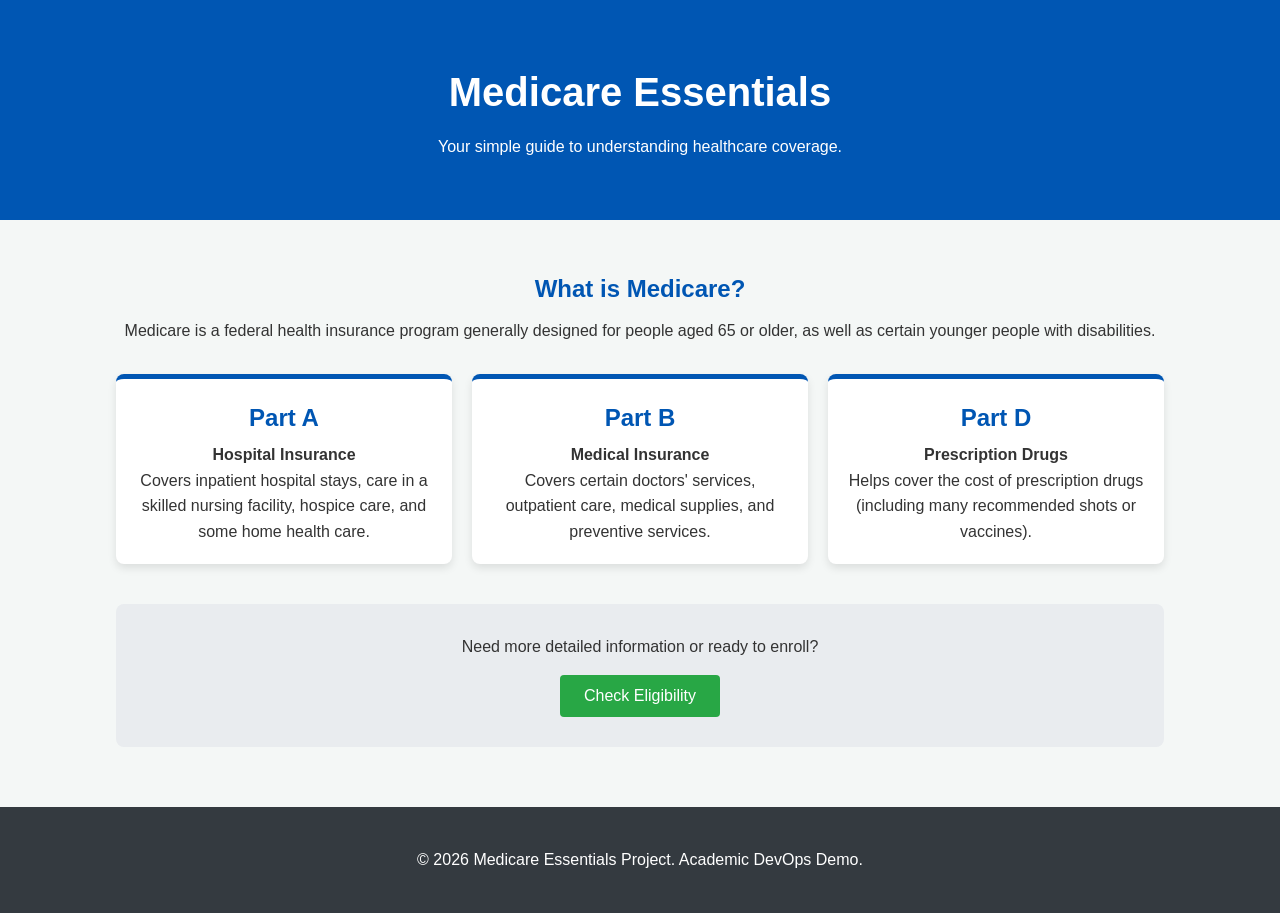
<file: index.html>
<!DOCTYPE html>
<html lang="en">
<head>
    <meta charset="UTF-8">
    <meta name="viewport" content="width=device-width, initial-scale=1.0">
    <title>Medicare Essentials | DevOps Project</title>
    <link rel="stylesheet" href="style.css">
</head>
<body>

    <!-- Header Section -->
    <header>
        <div class="container">
            <h1>Medicare Essentials</h1>
            <p>Your simple guide to understanding healthcare coverage.</p>
        </div>
    </header>

    <!-- Main Content Section -->
    <main class="container">
        <section class="intro">
            <h2>What is Medicare?</h2>
            <p>Medicare is a federal health insurance program generally designed for people aged 65 or older, as well as certain younger people with disabilities.</p>
        </section>

        <!-- Medicare Parts Grid -->
        <section class="parts-grid">
            <div class="card">
                <h3>Part A</h3>
                <p><strong>Hospital Insurance</strong></p>
                <p>Covers inpatient hospital stays, care in a skilled nursing facility, hospice care, and some home health care.</p>
            </div>
            <div class="card">
                <h3>Part B</h3>
                <p><strong>Medical Insurance</strong></p>
                <p>Covers certain doctors' services, outpatient care, medical supplies, and preventive services.</p>
            </div>
            <div class="card">
                <h3>Part D</h3>
                <p><strong>Prescription Drugs</strong></p>
                <p>Helps cover the cost of prescription drugs (including many recommended shots or vaccines).</p>
            </div>
        </section>

        <section class="cta">
            <p>Need more detailed information or ready to enroll?</p>
            <button id="enrollBtn">Check Eligibility</button>
        </section>
    </main>

    <!-- Footer -->
    <footer>
        <div class="container">
            <p>&copy; 2026 Medicare Essentials Project. Academic DevOps Demo.</p>
        </div>
    </footer>

    <script src="script.js"></script>
</body>
</html>
</file>
<file: style.css>
/* Reset and Base Styles */
* {
    margin: 0;
    padding: 0;
    box-sizing: border-box;
}

body {
    font-family: 'Segoe UI', Tahoma, Geneva, Verdana, sans-serif;
    line-height: 1.6;
    color: #333;
    background-color: #f4f7f6;
}

.container {
    width: 85%;
    max-width: 1100px;
    margin: 0 auto;
    padding: 20px;
}

/* Header */
header {
    background-color: #0056b3;
    color: #ffffff;
    text-align: center;
    padding: 40px 0;
}

header h1 {
    font-size: 2.5rem;
    margin-bottom: 10px;
}

/* Intro */
.intro {
    text-align: center;
    margin: 30px 0;
}

.intro h2 {
    color: #0056b3;
    margin-bottom: 10px;
}

/* Grid Layout for Cards */
.parts-grid {
    display: grid;
    grid-template-columns: repeat(auto-fit, minmax(250px, 1fr));
    gap: 20px;
    margin-bottom: 40px;
}

.card {
    background: #fff;
    padding: 20px;
    border-radius: 8px;
    box-shadow: 0 4px 8px rgba(0,0,0,0.1);
    text-align: center;
    border-top: 5px solid #0056b3;
}

.card h3 {
    color: #0056b3;
    font-size: 1.5rem;
    margin-bottom: 5px;
}

/* Call to Action */
.cta {
    text-align: center;
    background: #e9ecef;
    padding: 30px;
    border-radius: 8px;
}

button {
    background-color: #28a745;
    color: white;
    border: none;
    padding: 12px 24px;
    font-size: 1rem;
    border-radius: 4px;
    cursor: pointer;
    margin-top: 15px;
    transition: background 0.3s;
}

button:hover {
    background-color: #218838;
}

/* Footer */
footer {
    background: #343a40;
    color: #fff;
    text-align: center;
    padding: 20px 0;
    margin-top: 40px;
}
</file>
